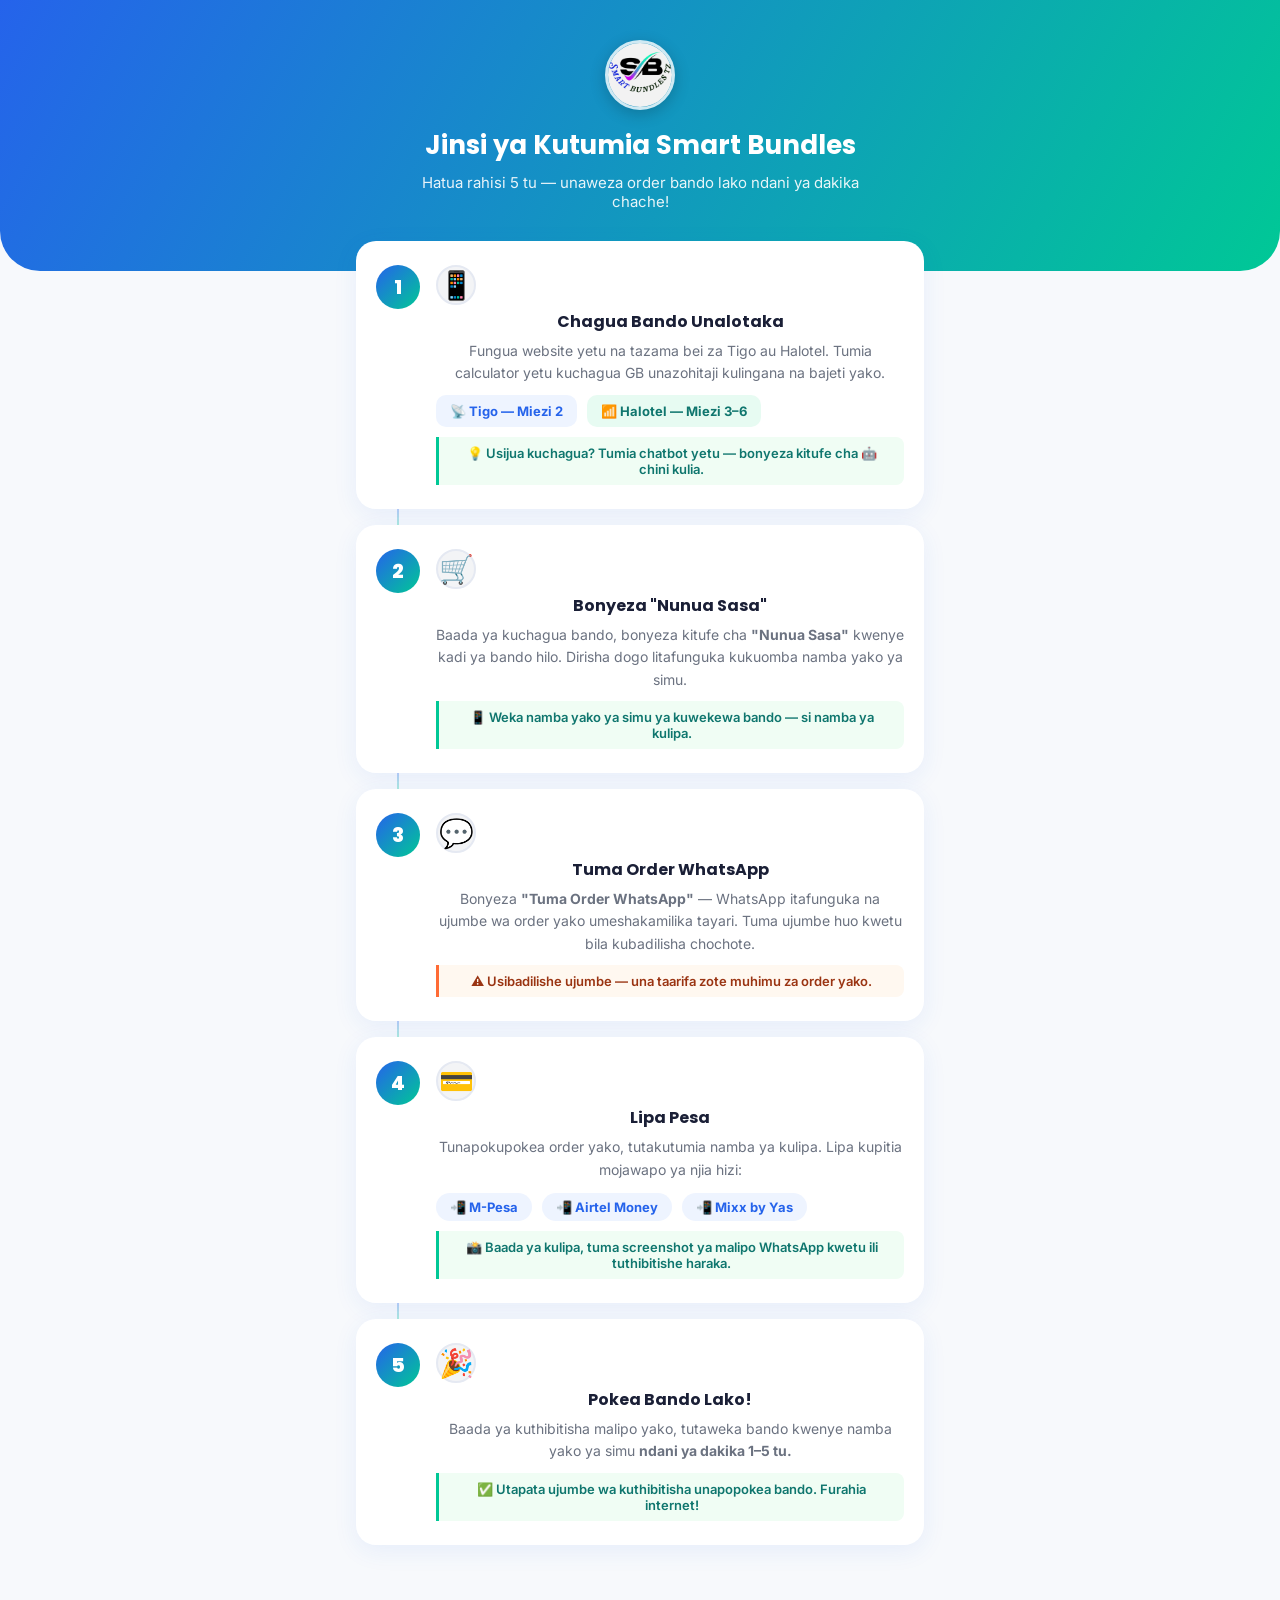
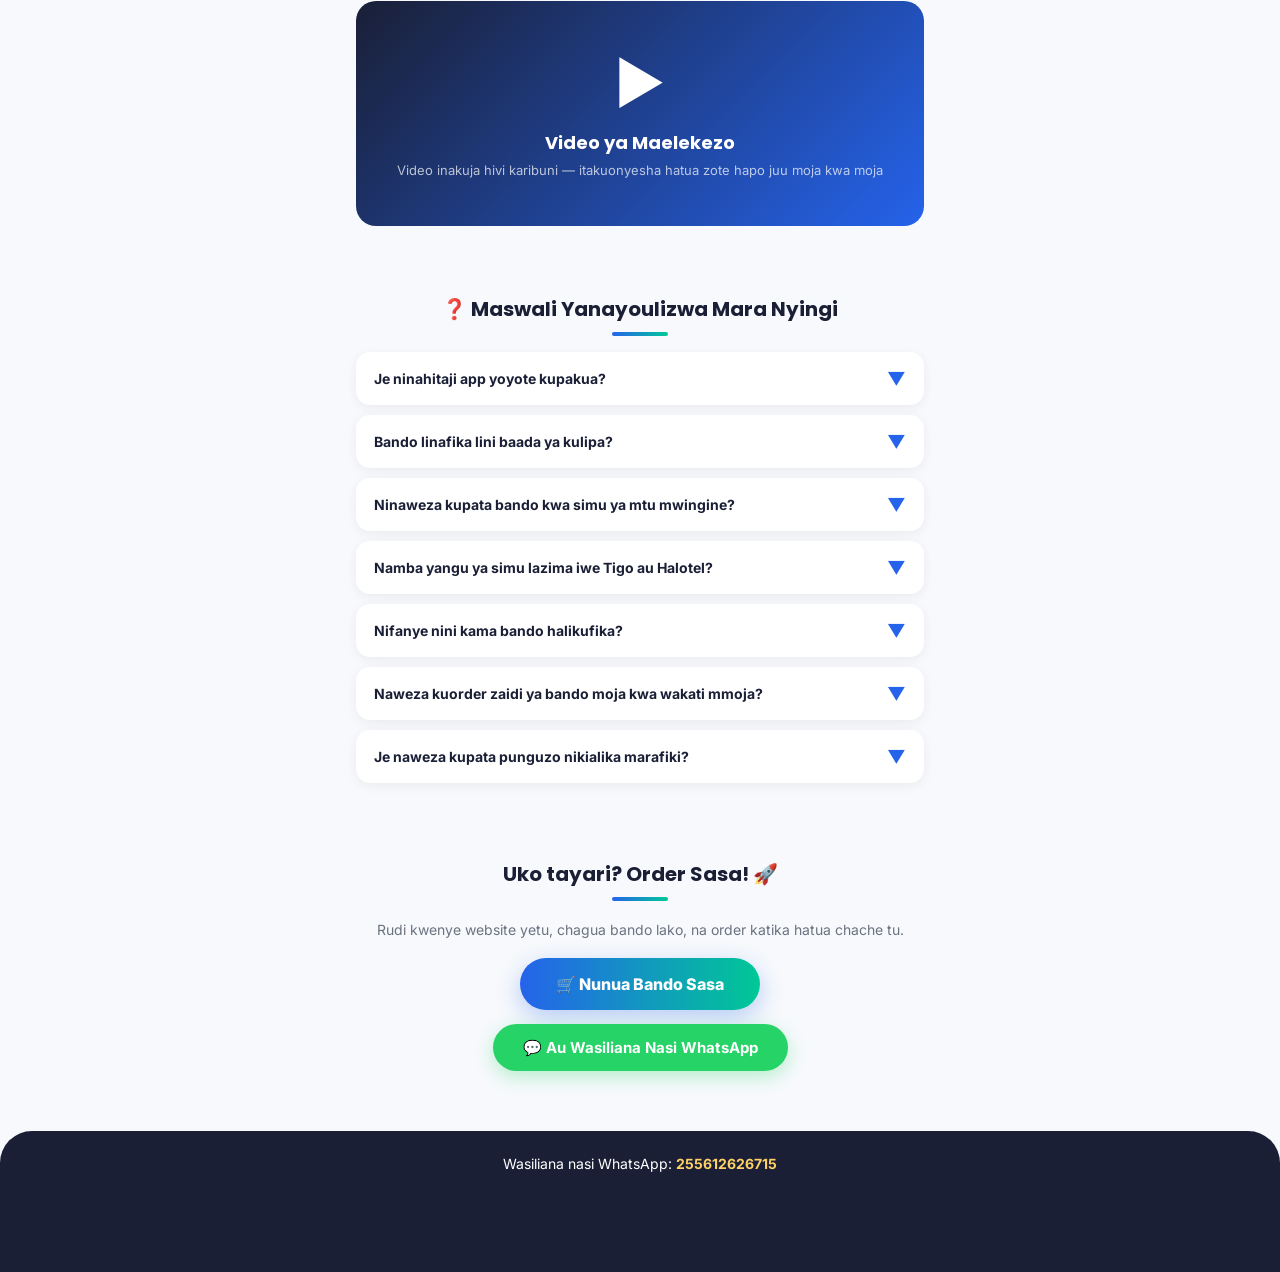
<file: jinsi.html>
<!DOCTYPE html>
<html lang="sw">
<head>
    <meta charset="UTF-8">
    <meta name="viewport" content="width=device-width, initial-scale=1.0">
    <title>Jinsi ya Kutumia Smart Bundles</title>
    <link rel="preconnect" href="https://fonts.googleapis.com">
    <link rel="preconnect" href="https://fonts.gstatic.com" crossorigin>
    <link href="https://fonts.googleapis.com/css2?family=Poppins:wght@600;700;800&family=Inter:wght@400;500;600;700&display=swap" rel="stylesheet">
    <link rel="stylesheet" href="style.css">
    <link rel="icon" href="images/logo.png" type="image/png">
    <style>
        /* ===== PAGE SPECIFIC STYLES ===== */
        .guide-hero {
            background: linear-gradient(120deg, #2563EB 0%, #00C896 100%);
            color: white;
            padding: 40px 20px 60px;
            text-align: center;
            border-radius: 0 0 40px 40px;
        }
        .guide-hero h1 {
            font-size: 26px;
            margin: 12px 0 8px;
        }
        .guide-hero p {
            font-size: 15px;
            opacity: 0.9;
            max-width: 480px;
            margin: 0 auto;
        }
        .guide-logo {
            width: 70px; height: 70px;
            border-radius: 50%;
            border: 3px solid rgba(255,255,255,0.8);
            box-shadow: 0 4px 16px rgba(0,0,0,0.2);
        }

        /* ===== STEP CARDS ===== */
        .steps-wrap {
            max-width: 600px;
            margin: -30px auto 0;
            padding: 0 16px 40px;
        }
        .step-card {
            background: white;
            border-radius: 20px;
            padding: 24px 20px;
            margin-bottom: 16px;
            box-shadow: 0 6px 24px rgba(37,99,235,0.08);
            display: flex;
            gap: 16px;
            align-items: flex-start;
            position: relative;
            animation: fadeUp 0.4s ease both;
        }
        .step-card:nth-child(1){ animation-delay: 0.05s; }
        .step-card:nth-child(2){ animation-delay: 0.10s; }
        .step-card:nth-child(3){ animation-delay: 0.15s; }
        .step-card:nth-child(4){ animation-delay: 0.20s; }
        .step-card:nth-child(5){ animation-delay: 0.25s; }

        @keyframes fadeUp {
            from { opacity:0; transform: translateY(18px); }
            to   { opacity:1; transform: translateY(0); }
        }

        .step-num {
            width: 44px; height: 44px;
            border-radius: 50%;
            background: linear-gradient(135deg, #2563EB, #00C896);
            color: white;
            font-family: 'Poppins', sans-serif;
            font-size: 20px;
            font-weight: 800;
            display: flex;
            align-items: center;
            justify-content: center;
            flex-shrink: 0;
        }
        .step-body { flex: 1; }
        .step-body h3 {
            font-size: 16px;
            margin: 0 0 6px;
            color: #1A1F36;
        }
        .step-body p {
            font-size: 14px;
            color: #6B7280;
            margin: 0;
            line-height: 1.6;
        }
        .step-body .step-note {
            margin-top: 10px;
            background: #F0FDF4;
            border-left: 3px solid #00C896;
            padding: 8px 12px;
            border-radius: 0 8px 8px 0;
            font-size: 13px;
            color: #0F766E;
            font-weight: 600;
        }
        .step-body .step-warn {
            margin-top: 10px;
            background: #FFF8F0;
            border-left: 3px solid #FF6B35;
            padding: 8px 12px;
            border-radius: 0 8px 8px 0;
            font-size: 13px;
            color: #9A3412;
            font-weight: 600;
        }
        .step-icon {
            font-size: 28px;
            margin-bottom: 4px;
        }

        /* connector line between steps */
        .step-card:not(:last-child)::after {
            content: '';
            position: absolute;
            left: 41px;
            bottom: -16px;
            width: 2px;
            height: 16px;
            background: linear-gradient(to bottom, #2563EB, #00C896);
            opacity: 0.3;
        }

        /* ===== PAYMENT METHODS ===== */
        .pay-methods {
            display: flex;
            gap: 10px;
            flex-wrap: wrap;
            margin-top: 12px;
        }
        .pay-chip {
            background: #EEF4FF;
            color: #2563EB;
            border-radius: 50px;
            padding: 6px 14px;
            font-size: 13px;
            font-weight: 700;
        }

        /* ===== FAQ SECTION ===== */
        .faq-section {
            max-width: 600px;
            margin: 0 auto 40px;
            padding: 0 16px;
        }
        .faq-section h2 {
            font-size: 20px;
            text-align: center;
            margin-bottom: 16px;
            color: #1A1F36;
        }
        .faq-item {
            background: white;
            border-radius: 14px;
            margin-bottom: 10px;
            box-shadow: 0 3px 12px rgba(0,0,0,0.06);
            overflow: hidden;
        }
        .faq-q {
            padding: 16px 18px;
            font-weight: 700;
            font-size: 14px;
            cursor: pointer;
            display: flex;
            justify-content: space-between;
            align-items: center;
            color: #1A1F36;
            user-select: none;
        }
        .faq-q:hover { background: #F8FAFF; }
        .faq-arrow {
            font-size: 18px;
            transition: transform 0.25s;
            color: #2563EB;
            flex-shrink: 0;
        }
        .faq-a {
            display: none;
            padding: 0 18px 16px;
            font-size: 14px;
            color: #6B7280;
            line-height: 1.7;
            border-top: 1px solid #F0F2F7;
        }
        .faq-item.open .faq-a { display: block; }
        .faq-item.open .faq-arrow { transform: rotate(180deg); }

        /* ===== NETWORK BADGES ===== */
        .network-row {
            display: flex;
            gap: 10px;
            margin-top: 10px;
            flex-wrap: wrap;
        }
        .net-badge {
            border-radius: 10px;
            padding: 8px 14px;
            font-size: 13px;
            font-weight: 700;
        }
        .net-tigo { background: #EEF4FF; color: #2563EB; }
        .net-halo { background: #E7FBF2; color: #0F766E; }

        /* ===== CTA BOTTOM ===== */
        .cta-bottom {
            max-width: 600px;
            margin: 0 auto 60px;
            padding: 0 16px;
            text-align: center;
        }
        .cta-bottom h2 {
            font-size: 20px;
            margin-bottom: 6px;
        }
        .cta-bottom p {
            font-size: 14px;
            color: #6B7280;
            margin-bottom: 20px;
        }
        .cta-btn {
            display: inline-block;
            background: linear-gradient(90deg, #2563EB, #00C896);
            color: white;
            padding: 16px 36px;
            border-radius: 50px;
            font-weight: 800;
            font-size: 16px;
            text-decoration: none;
            box-shadow: 0 8px 24px rgba(37,99,235,0.3);
            transition: transform 0.2s, filter 0.2s;
        }
        .cta-btn:hover {
            transform: translateY(-2px);
            filter: brightness(1.06);
        }
        .wa-cta {
            display: inline-block;
            margin-top: 14px;
            background: #25D366;
            color: white;
            padding: 14px 30px;
            border-radius: 50px;
            font-weight: 700;
            font-size: 15px;
            text-decoration: none;
            box-shadow: 0 6px 18px rgba(37,211,102,0.3);
        }

        /* ===== VIDEO SECTION ===== */
        .video-section {
            max-width: 600px;
            margin: 0 auto 32px;
            padding: 0 16px;
        }
        .video-placeholder {
            background: linear-gradient(135deg, #1A1F36, #2563EB);
            border-radius: 20px;
            padding: 48px 20px;
            text-align: center;
            color: white;
        }
        .video-placeholder .play-icon {
            font-size: 56px;
            margin-bottom: 12px;
        }
        .video-placeholder h3 { font-size: 18px; margin: 0 0 6px; }
        .video-placeholder p { font-size: 13px; opacity: 0.7; margin: 0; }

        /* responsive */
        @media (max-width: 480px) {
            .guide-hero h1 { font-size: 22px; }
            .step-card { padding: 18px 14px; gap: 12px; }
            .step-num { width: 38px; height: 38px; font-size: 17px; }
        }
    </style>
</head>
<body>

<!-- HERO -->
<div class="guide-hero">
    <img src="images/logo.png" class="guide-logo" alt="Smart Bundles">
    <h1>Jinsi ya Kutumia Smart Bundles</h1>
    <p>Hatua rahisi 5 tu — unaweza order bando lako ndani ya dakika chache!</p>
</div>

<!-- STEPS -->
<div class="steps-wrap">

    <!-- STEP 1 -->
    <div class="step-card">
        <div class="step-num">1</div>
        <div class="step-body">
            <div class="step-icon">📱</div>
            <h3>Chagua Bando Unalotaka</h3>
            <p>Fungua website yetu na tazama bei za Tigo au Halotel. Tumia calculator yetu kuchagua GB unazohitaji kulingana na bajeti yako.</p>
            <div class="network-row">
                <span class="net-badge net-tigo">📡 Tigo — Miezi 2</span>
                <span class="net-badge net-halo">📶 Halotel — Miezi 3–6</span>
            </div>
            <div class="step-note">💡 Usijua kuchagua? Tumia chatbot yetu — bonyeza kitufe cha 🤖 chini kulia.</div>
        </div>
    </div>

    <!-- STEP 2 -->
    <div class="step-card">
        <div class="step-num">2</div>
        <div class="step-body">
            <div class="step-icon">🛒</div>
            <h3>Bonyeza "Nunua Sasa"</h3>
            <p>Baada ya kuchagua bando, bonyeza kitufe cha <strong>"Nunua Sasa"</strong> kwenye kadi ya bando hilo. Dirisha dogo litafunguka kukuomba namba yako ya simu.</p>
            <div class="step-note">📱 Weka namba yako ya simu ya kuwekewa bando — si namba ya kulipa.</div>
        </div>
    </div>

    <!-- STEP 3 -->
    <div class="step-card">
        <div class="step-num">3</div>
        <div class="step-body">
            <div class="step-icon">💬</div>
            <h3>Tuma Order WhatsApp</h3>
            <p>Bonyeza <strong>"Tuma Order WhatsApp"</strong> — WhatsApp itafunguka na ujumbe wa order yako umeshakamilika tayari. Tuma ujumbe huo kwetu bila kubadilisha chochote.</p>
            <div class="step-warn">⚠️ Usibadilishe ujumbe — una taarifa zote muhimu za order yako.</div>
        </div>
    </div>

    <!-- STEP 4 -->
    <div class="step-card">
        <div class="step-num">4</div>
        <div class="step-body">
            <div class="step-icon">💳</div>
            <h3>Lipa Pesa</h3>
            <p>Tunapokupokea order yako, tutakutumia namba ya kulipa. Lipa kupitia mojawapo ya njia hizi:</p>
            <div class="pay-methods">
                <span class="pay-chip">📲 M-Pesa</span>
                <span class="pay-chip">📲 Airtel Money</span>
                <span class="pay-chip">📲 Mixx by Yas</span>
            </div>
            <div class="step-note">📸 Baada ya kulipa, tuma screenshot ya malipo WhatsApp kwetu ili tuthibitishe haraka.</div>
        </div>
    </div>

    <!-- STEP 5 -->
    <div class="step-card">
        <div class="step-num">5</div>
        <div class="step-body">
            <div class="step-icon">🎉</div>
            <h3>Pokea Bando Lako!</h3>
            <p>Baada ya kuthibitisha malipo yako, tutaweka bando kwenye namba yako ya simu <strong>ndani ya dakika 1–5 tu.</strong></p>
            <div class="step-note">✅ Utapata ujumbe wa kuthibitisha unapopokea bando. Furahia internet!</div>
        </div>
    </div>

</div>

<!-- VIDEO PLACEHOLDER -->
<div class="video-section">
    <div class="video-placeholder">
        <div class="play-icon">▶️</div>
        <h3>Video ya Maelekezo</h3>
        <p>Video inakuja hivi karibuni — itakuonyesha hatua zote hapo juu moja kwa moja</p>
    </div>
</div>

<!-- FAQ -->
<div class="faq-section">
    <h2>❓ Maswali Yanayoulizwa Mara Nyingi</h2>

    <div class="faq-item">
        <div class="faq-q" onclick="toggleFaq(this)">
            Je ninahitaji app yoyote kupakua?
            <span class="faq-arrow">▼</span>
        </div>
        <div class="faq-a">Hapana! Unahitaji tu WhatsApp (ambayo tayari una) na njia ya kulipa kama M-Pesa. Hakuna app ya kupakua.</div>
    </div>

    <div class="faq-item">
        <div class="faq-q" onclick="toggleFaq(this)">
            Bando linafika lini baada ya kulipa?
            <span class="faq-arrow">▼</span>
        </div>
        <div class="faq-a">Tunatuma bando ndani ya dakika 1–5 baada ya kuthibitisha malipo yako. Kama umepita dakika 10 bila kupokea, wasiliana nasi moja kwa moja WhatsApp.</div>
    </div>

    <div class="faq-item">
        <div class="faq-q" onclick="toggleFaq(this)">
            Ninaweza kupata bando kwa simu ya mtu mwingine?
            <span class="faq-arrow">▼</span>
        </div>
        <div class="faq-a">Ndiyo! Wakati wa order, weka namba ya simu unayotaka kuwekewa bando — si lazima iwe namba yako mwenyewe. Unaweza kuwekea mke, mtoto, au rafiki yako.</div>
    </div>

    <div class="faq-item">
        <div class="faq-q" onclick="toggleFaq(this)">
            Namba yangu ya simu lazima iwe Tigo au Halotel?
            <span class="faq-arrow">▼</span>
        </div>
        <div class="faq-a">Ndiyo — tunaomba ujulishe ni mtandao gani unaoambia namba yako. Bando la Tigo linawekwa kwenye Tigo tu, na Halotel kwenye Halotel tu.</div>
    </div>

    <div class="faq-item">
        <div class="faq-q" onclick="toggleFaq(this)">
            Nifanye nini kama bando halikufika?
            <span class="faq-arrow">▼</span>
        </div>
        <div class="faq-a">Wasiliana nasi moja kwa moja WhatsApp na screenshot ya malipo yako. Tutasuluhisha tatizo au kurudisha pesa yako — hakuna wasiwasi.</div>
    </div>

    <div class="faq-item">
        <div class="faq-q" onclick="toggleFaq(this)">
            Naweza kuorder zaidi ya bando moja kwa wakati mmoja?
            <span class="faq-arrow">▼</span>
        </div>
        <div class="faq-a">Ndiyo! Unaweza kuorder idadi yoyote ya bando. Tuma orders moja moja au tuambie WhatsApp unataka GB ngapi — tutakusaidia kupanga.</div>
    </div>

    <div class="faq-item">
        <div class="faq-q" onclick="toggleFaq(this)">
            Je naweza kupata punguzo nikialika marafiki?
            <span class="faq-arrow">▼</span>
        </div>
        <div class="faq-a">Ndiyo! Tumia Referral System yetu — nenda sehemu ya "Shirikisha Rafiki" kwenye website, pata code yako ya kipekee, na ukishirikisha rafiki akanunua, unapata punguzo la 500 TZS kwenye bando lako lijalo!</div>
    </div>

</div>

<!-- CTA -->
<div class="cta-bottom">
    <h2>Uko tayari? Order Sasa! 🚀</h2>
    <p>Rudi kwenye website yetu, chagua bando lako, na order katika hatua chache tu.</p>
    <a href="index.html" class="cta-btn">🛒 Nunua Bando Sasa</a>
    <br>
    <a href="https://wa.me/255612626715?text=Habari%2C%20ninahitaji%20msaada%20wa%20kuorder%20bando" 
       class="wa-cta" target="_blank" rel="noopener">
        💬 Au Wasiliana Nasi WhatsApp
    </a>
</div>

<footer>
    <p>Wasiliana nasi WhatsApp:
        <a href="https://wa.me/255612626715" target="_blank" rel="noopener">255612626715</a>
    </p>
</footer>

<script>
function toggleFaq(el) {
    var item = el.parentElement;
    var wasOpen = item.classList.contains('open');
    document.querySelectorAll('.faq-item').forEach(function(i){ i.classList.remove('open'); });
    if (!wasOpen) item.classList.add('open');
}
</script>

</body>
</html>
</file>
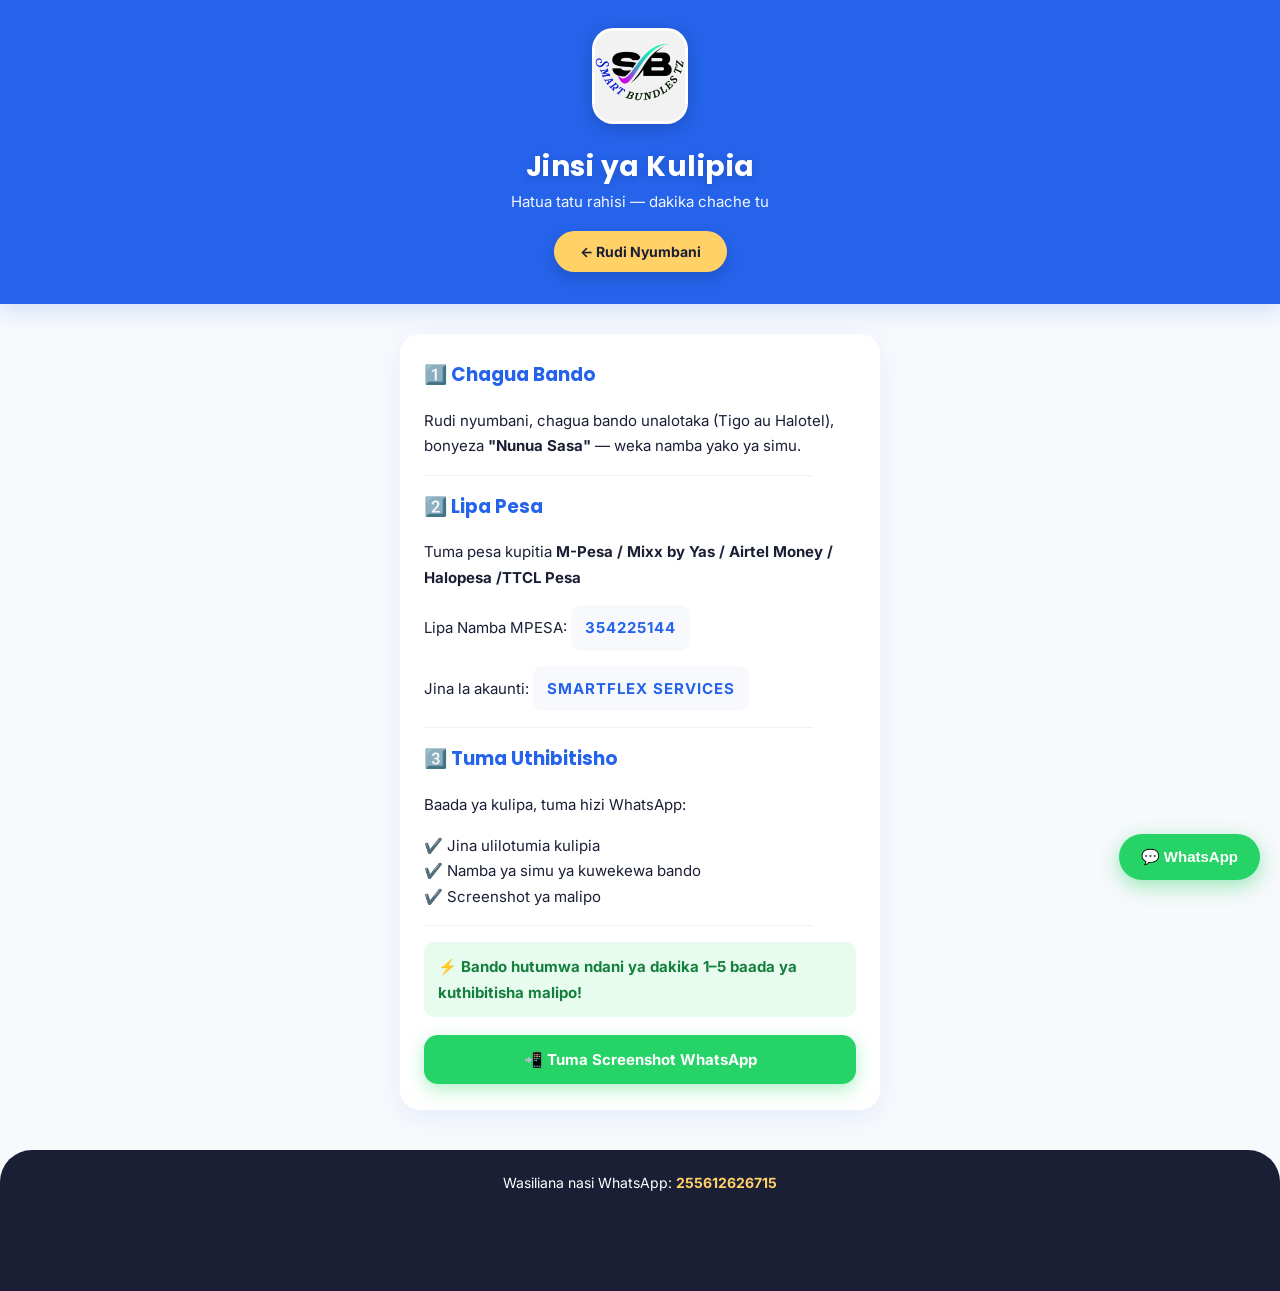
<file: payment.html>
<!DOCTYPE html>
<html lang="sw">
<head>
<meta charset="UTF-8">
<meta name="viewport" content="width=device-width, initial-scale=1.0">
<title>Jinsi ya Kulipia — Smart Bundles</title>
<link rel="preconnect" href="https://fonts.googleapis.com">
<link rel="preconnect" href="https://fonts.gstatic.com" crossorigin>
<link href="https://fonts.googleapis.com/css2?family=Poppins:wght@600;700;800&family=Inter:wght@400;500;600;700&display=swap" rel="stylesheet">
<link rel="stylesheet" href="style.css">
<link rel="icon" href="images/logo.png" type="image/png">
</head>
<body>

<header>
    <img src="images/logo.png" class="logo" alt="Smart Bundles Logo">
    <h1>Jinsi ya Kulipia</h1>
    <p>Hatua tatu rahisi — dakika chache tu</p>
    <a href="index.html" class="pay-btn">← Rudi Nyumbani</a>
</header>

<div class="payment-card">
    <h3>1️⃣ Chagua Bando</h3>
    <p>Rudi nyumbani, chagua bando unalotaka (Tigo au Halotel), bonyeza <strong>"Nunua Sasa"</strong> — weka namba yako ya simu.</p>

    <hr style="border:none;height:1px;background:#EEF2F9;margin:16px 0">

    <h3>2️⃣ Lipa Pesa</h3>
    <p>Tuma pesa kupitia <strong>M-Pesa / Mixx by Yas / Airtel Money / Halopesa /TTCL Pesa</strong></p>
    <p>Lipa Namba MPESA: <span class="highlight">354225144</span></p>
    <p>Jina la akaunti: <span class="highlight">SMARTFLEX SERVICES</span></p>

    <hr style="border:none;height:1px;background:#EEF2F9;margin:16px 0">

    <h3>3️⃣ Tuma Uthibitisho</h3>
    <p>Baada ya kulipa, tuma hizi WhatsApp:</p>
    <p>✔️ Jina ulilotumia kulipia<br>
       ✔️ Namba ya simu ya kuwekewa bando<br>
       ✔️ Screenshot ya malipo</p>

    <hr style="border:none;height:1px;background:#EEF2F9;margin:16px 0">

    <p class="success">⚡ Bando hutumwa ndani ya dakika 1–5 baada ya kuthibitisha malipo!</p>

    <a href="https://wa.me/255612626715?text=Habari%21%20Nimemaliza%20kulipa%20bando.%3A"
       class="wa-btn" target="_blank" rel="noopener"
       style="display:block;text-align:center;margin-top:18px;border-radius:14px;padding:15px">
        📲 Tuma Screenshot WhatsApp
    </a>
</div>

<footer>
    <p>Wasiliana nasi WhatsApp:
        <a href="https://wa.me/255612626715" target="_blank" rel="noopener">255612626715</a>
    </p>
</footer>

<div class="wa-wrapper">
    <div id="waOptions" class="wa-options">
        <a href="https://wa.me/255612626715?text=Habari%2C%20ninahitaji%20bando" target="_blank">📦 Ninahitaji bando</a>
        <a href="https://wa.me/255612626715?text=Habari%2C%20je%20bado%20bando%20zipo%3F" target="_blank">⚡ Bado bando zipo?</a>
        <a href="https://wa.me/255612626715?text=Habari%2C%20naomba%20ofa%20za%20leo" target="_blank">🔥 Ofa za leo</a>
    </div>
    <button class="wa-float" onclick="toggleWA()">💬 WhatsApp</button>
</div>

<script>
function toggleWA() {
    var menu = document.getElementById("waOptions");
    menu.style.display = (menu.style.display === "block") ? "none" : "block";
}
document.addEventListener("click", function(e) {
    var wrapper = document.querySelector(".wa-wrapper");
    var menu = document.getElementById("waOptions");
    if (menu.style.display === "block" && !wrapper.contains(e.target)) {
        menu.style.display = "none";
    }
});
</script>

</body>
</html>
</file>
<file: style.css>
/* ============================================
   SMART BUNDLES — Modern Bright Theme
   ============================================ */

:root {
    --blue: #2563EB;
    --blue-light: #60A5FA;
    --tigo: #FF6B35;
    --halotel: #00C896;
    --yellow: #FFD166;
    --bg: #F7F9FC;
    --card-bg: #FFFFFF;
    --text: #1A1F36;
    --text-light: #6B7280;
    --radius: 16px;
    --shadow: 0 8px 24px rgba(37, 99, 235, 0.08);
    --shadow-hover: 0 14px 32px rgba(37, 99, 235, 0.16);
}

* {
    box-sizing: border-box;
}

body {
    font-family: 'Inter', Arial, sans-serif;
    margin: 0;
    background: var(--bg);
    color: var(--text);
    text-align: center;
    -webkit-text-size-adjust: 100%;
}

h1, h2, h3, h4 {
    font-family: 'Poppins', 'Inter', Arial, sans-serif;
    font-weight: 700;
}

/* ============ HEADER ============ */
header {
    background: var(--blue);
    color: white;
    padding: 28px 20px 32px;
    box-shadow: 0 6px 24px rgba(37,99,235,0.18);
    position: relative;
    overflow: hidden;
}

.logo {
    width: 96px;
    height: 96px;
    border-radius: 22%;
    margin-bottom: 12px;
    border: 3px solid rgba(255,255,255,0.85);
    box-shadow: 0 4px 18px rgba(0,0,0,0.18);
    background: #F4F5F7;
    object-fit: cover;
}

header h1 {
    margin: 6px 0 4px;
    font-size: 28px;
    letter-spacing: 0.5px;
    text-shadow: 0 2px 10px rgba(0,0,0,0.15);
}

header p {
    margin: 0 0 14px;
    font-size: 15px;
    opacity: 0.95;
}

/* ============ PROMO SLIDER ============ */
.promo-slider {
    position: relative;
    max-width: 640px;
    margin: 0 auto 24px;
    padding: 0 16px;
    border-radius: var(--radius);
    overflow: hidden;
}

.promo-track {
    display: flex;
    transition: transform 0.6s ease-in-out;
}

.promo-slide {
    flex: 0 0 100%;
    background: var(--card-bg);
}

.promo-slide img {
    width: 100%;
    height: auto;
    display: block;
    aspect-ratio: 1 / 1;
    object-fit: contain;
    background: #fff;
}

.promo-nav {
    position: absolute;
    top: 50%;
    transform: translateY(-50%);
    background: rgba(255,255,255,0.85);
    color: var(--text);
    border: none;
    width: 36px;
    height: 36px;
    border-radius: 50%;
    font-size: 20px;
    line-height: 1;
    cursor: pointer;
    box-shadow: 0 2px 8px rgba(0,0,0,0.15);
}

.promo-nav.prev { left: 22px; }
.promo-nav.next { right: 22px; }

.promo-dots {
    display: flex;
    justify-content: center;
    gap: 6px;
    margin-top: 10px;
}

.promo-dot {
    width: 8px;
    height: 8px;
    border-radius: 50%;
    background: rgba(255,255,255,0.5);
    cursor: pointer;
}

.promo-dot.active {
    background: #fff;
    width: 20px;
    border-radius: 5px;
}

@media (min-width: 640px) {
    .promo-slide img { aspect-ratio: 16 / 9; }
}

.pay-btn {
    display: inline-block;
    margin-top: 6px;
    padding: 12px 26px;
    background: var(--yellow);
    color: #1A1F36;
    text-decoration: none;
    border-radius: 50px;
    font-weight: 700;
    font-size: 14px;
    box-shadow: 0 6px 16px rgba(0,0,0,0.15);
    transition: transform 0.2s, box-shadow 0.2s;
}

.pay-btn:hover {
    transform: translateY(-2px) scale(1.03);
    box-shadow: 0 10px 22px rgba(0,0,0,0.2);
}

/* ============ SEARCH ============ */
#search {
    width: 86%;
    max-width: 420px;
    padding: 14px 18px;
    margin: 24px auto 10px;
    display: block;
    border-radius: 50px;
    border: 2px solid #E5E9F2;
    font-size: 15px;
    outline: none;
    transition: border-color 0.2s, box-shadow 0.2s;
    background: white;
}

#search:focus {
    border-color: var(--blue);
    box-shadow: 0 0 0 4px rgba(37,99,235,0.12);
}

/* ============ TRUST ============ */
.trust {
    background: linear-gradient(135deg, #E7FBF2, #E0F7FA);
    margin: 20px auto;
    max-width: 600px;
    padding: 16px 20px;
    border-radius: var(--radius);
    box-shadow: var(--shadow);
}

.trust p {
    margin: 6px 0;
    font-size: 14px;
    font-weight: 600;
    color: #0F766E;
}

/* ============ WHATSAPP JOIN BANNER ============ */
.whatsapp-join {
    background: linear-gradient(135deg, #E9FBE9, #D8F8E2);
    padding: 24px 20px;
    margin: 30px auto;
    max-width: 600px;
    border-radius: var(--radius);
    box-shadow: var(--shadow);
}

.whatsapp-join h2 {
    color: #128C7E;
    margin-top: 0;
    font-size: 20px;
}

.whatsapp-join p {
    font-size: 14px;
    line-height: 1.7;
    color: var(--text-light);
}

.wa-btn {
    display: inline-block;
    margin-top: 14px;
    padding: 14px 28px;
    background: #25D366;
    color: white;
    text-decoration: none;
    border-radius: 50px;
    font-weight: 700;
    font-size: 15px;
    box-shadow: 0 6px 18px rgba(37,211,102,0.35);
    animation: pulse 2.4s infinite;
}

.wa-btn:hover {
    background: #128C7E;
}

/* ============ SECTION TITLES ============ */
h2 {
    font-size: 22px;
    margin: 36px 16px 10px;
    color: var(--text);
    position: relative;
    display: inline-block;
}

h2::after {
    content: '';
    display: block;
    width: 56px;
    height: 4px;
    margin: 8px auto 0;
    background: linear-gradient(90deg, var(--blue), var(--halotel));
    border-radius: 4px;
}

/* ============ STOCK BANNERS ============ */
.network-stock {
    width: 90%;
    max-width: 500px;
    margin: 14px auto;
    text-align: center;
    font-weight: 700;
    font-size: 15px;
    border-radius: 12px;
    padding: 10px;
}

.tigo-stock {
    background: #FFF1EA;
    color: var(--tigo);
    border: 1px solid #FFD9C4;
    animation: pulse 2.5s infinite;
}

.halotel-stock {
    background: #FFE9E9;
    color: #E11D48;
    border: 1px solid #FFC9C9;
    font-weight: 900;
    font-size: 16px;
    animation: pulse 1.6s infinite;
}

.warning {
    color: #E11D48;
    font-weight: 700;
    font-size: 14px;
    margin: 10px auto 18px;
}

@keyframes pulse {
    0% { transform: scale(1); opacity: 1; }
    50% { transform: scale(1.03); opacity: 0.85; }
    100% { transform: scale(1); opacity: 1; }
}

/* ============ CONTAINERS & CARDS ============ */
.container {
    display: flex;
    flex-wrap: wrap;
    justify-content: center;
    gap: 14px;
    padding: 0 16px;
    margin-bottom: 10px;
}

.card {
    background: var(--card-bg);
    padding: 18px 16px;
    width: 160px;
    border-radius: var(--radius);
    box-shadow: var(--shadow);
    transition: transform 0.25s, box-shadow 0.25s;
    position: relative;
    overflow: hidden;
    border: 1px solid #EEF2F9;
}

.container .card::before {
    content: '';
    position: absolute;
    top: 0; left: 0;
    width: 100%;
    height: 5px;
    background: linear-gradient(90deg, var(--blue), var(--halotel));
}

.card:hover {
    transform: translateY(-6px) scale(1.03);
    box-shadow: var(--shadow-hover);
}

.card h3 {
    margin: 6px 0 4px;
    font-size: 22px;
    color: var(--blue);
}

.card p {
    margin: 4px 0 12px;
    font-size: 16px;
    font-weight: 700;
    color: var(--text);
}

.card button {
    width: 100%;
    background: linear-gradient(90deg, var(--blue), var(--blue-light));
    color: white;
    padding: 11px;
    border: none;
    border-radius: 10px;
    font-weight: 700;
    font-size: 13px;
    cursor: pointer;
    transition: transform 0.15s, filter 0.15s;
}

.card button:hover {
    filter: brightness(1.08);
    transform: scale(1.02);
}

.card button.loading {
    background: #CBD5E1;
    color: #475569;
    cursor: not-allowed;
}

/* ============ REVIEWS SLIDER ============ */
.review-container {
    position: relative;
    max-width: 520px;
    margin: 24px auto;
    padding: 0 16px;
    overflow: hidden;
}

.review-slide {
    display: none;
    background: var(--card-bg);
    padding: 22px;
    border-radius: var(--radius);
    box-shadow: var(--shadow);
    text-align: center;
    animation: slideFade 0.7s ease;
}

.review-slide.active {
    display: block;
}

.review-slide .stars {
    color: var(--yellow);
    font-size: 20px;
    margin-bottom: 10px;
    filter: drop-shadow(0 1px 2px rgba(0,0,0,0.15));
}

.review-slide p {
    font-size: 15px;
    line-height: 1.6;
    color: var(--text);
}

.review-slide h4 {
    margin-top: 10px;
    color: var(--blue);
    font-size: 15px;
}

@keyframes slideFade {
    from { opacity: 0; transform: translateX(30px); }
    to { opacity: 1; transform: translateX(0); }
}

.dots {
    text-align: center;
    margin-top: 14px;
}

.dot {
    height: 10px;
    width: 10px;
    margin: 0 5px;
    display: inline-block;
    background: #D1D5DB;
    border-radius: 50%;
    transition: background 0.3s, transform 0.3s;
}

.dot.active {
    background: var(--blue);
    transform: scale(1.25);
}

/* ============ REVIEW FORM ============ */
.review-form {
    background: var(--card-bg);
    padding: 28px 22px;
    margin: 40px auto;
    width: 90%;
    max-width: 480px;
    border-radius: 20px;
    box-shadow: var(--shadow);
}

.review-form h2 {
    color: var(--blue);
    margin-top: 0;
}

.review-form input,
.review-form textarea {
    width: 100%;
    margin: 10px 0;
    padding: 13px 16px;
    border-radius: 12px;
    border: 2px solid #E5E9F2;
    font-family: inherit;
    font-size: 14px;
    outline: none;
    transition: border-color 0.2s;
}

.review-form input:focus,
.review-form textarea:focus {
    border-color: var(--blue);
}

.review-form textarea {
    height: 100px;
    resize: none;
}

.star-select {
    margin: 10px 0;
}

.star-select span {
    font-size: 28px;
    cursor: pointer;
    color: #D1D5DB;
    transition: transform 0.15s, color 0.15s;
    display: inline-block;
}

.star-select span:hover {
    color: var(--yellow);
    transform: scale(1.2);
}

#submitBtn {
    width: 100%;
    margin-top: 8px;
    padding: 14px;
    background: linear-gradient(90deg, var(--blue), var(--halotel));
    color: white;
    border: none;
    border-radius: 12px;
    font-weight: 700;
    font-size: 15px;
    cursor: pointer;
    transition: filter 0.2s, transform 0.2s;
}

#submitBtn:hover {
    filter: brightness(1.06);
    transform: translateY(-1px);
}

/* ============ REVIEWS LIST ============ */
hr {
    border: none;
    height: 1px;
    background: #E5E9F2;
    width: 90%;
    max-width: 600px;
    margin: 20px auto;
}

#reviews {
    margin: 20px auto 40px;
    width: 90%;
    max-width: 600px;
}

.review-card {
    background: var(--card-bg);
    margin: 14px 0;
    padding: 20px;
    border-radius: var(--radius);
    box-shadow: var(--shadow);
    text-align: left;
    animation: fadeIn 0.5s ease-in-out;
    transition: transform 0.2s, box-shadow 0.2s;
}

.review-card:hover {
    transform: scale(1.01);
    box-shadow: var(--shadow-hover);
}

.review-card h4 {
    color: var(--blue);
    margin: 6px 0 0;
    font-size: 14px;
}

.review-card .stars {
    color: var(--yellow);
    font-size: 16px;
}

@keyframes fadeIn {
    from { opacity: 0; transform: translateY(10px); }
    to { opacity: 1; transform: translateY(0); }
}

/* ============ FOOTER ============ */
footer {
    background: var(--text);
    color: white;
    padding: 24px 16px 100px;
    margin-top: 40px;
    border-radius: 32px 32px 0 0;
}

footer p {
    margin: 0;
    font-size: 14px;
}

footer a {
    color: var(--yellow);
    text-decoration: none;
    font-weight: 700;
}

/* ============ FLOATING WHATSAPP ============ */
.wa-wrapper {
    position: fixed;
    bottom: 20px;
    right: 20px;
    z-index: 1000;
    display: flex;
    flex-direction: column;
    align-items: flex-end;
}

.wa-float {
    background: #25D366;
    color: white;
    border: none;
    padding: 14px 22px;
    border-radius: 50px;
    cursor: pointer;
    font-weight: 700;
    font-size: 15px;
    box-shadow: 0 6px 20px rgba(37,211,102,0.45);
    animation: pulse 2s infinite;
    -webkit-tap-highlight-color: transparent;
}

.wa-options {
    display: none;
    margin-bottom: 10px;
    background: white;
    border-radius: 14px;
    box-shadow: 0 10px 30px rgba(0,0,0,0.18);
    overflow: hidden;
    min-width: 230px;
}

.wa-options a {
    display: block;
    padding: 13px 16px;
    text-decoration: none;
    color: var(--text);
    border-bottom: 1px solid #F0F2F7;
    font-size: 14px;
    font-weight: 600;
    text-align: left;
    transition: background 0.15s;
}

.wa-options a:last-child {
    border-bottom: none;
}

.wa-options a:hover {
    background: var(--bg);
}

/* ============ PAYMENT PAGE CARD ============ */
.payment-card {
    background: var(--card-bg);
    margin: 30px auto;
    padding: 26px 24px;
    width: 88%;
    max-width: 480px;
    border-radius: 20px;
    box-shadow: var(--shadow);
    text-align: left;
}

.payment-card h3 {
    color: var(--blue);
    margin-top: 0;
}

.payment-card p {
    font-size: 15px;
    line-height: 1.7;
}

.payment-card .highlight {
    background: var(--bg);
    border-radius: 10px;
    padding: 10px 14px;
    display: inline-block;
    font-weight: 700;
    letter-spacing: 1px;
    color: var(--blue);
}

.payment-card .success {
    color: #15803D;
    font-weight: 700;
    background: #E7FBEF;
    padding: 12px 14px;
    border-radius: 10px;
}

/* ============ RESPONSIVE ============ */
@media (max-width: 600px) {
    body { font-size: 16px; }
    header h1 { font-size: 24px; }
    h2 { font-size: 19px; }
    .card { width: 44%; min-width: 140px; padding: 14px 10px; }
    .card h3 { font-size: 19px; }
    .card p { font-size: 14px; }
    .card button { font-size: 12px; padding: 10px; }
    .wa-float { padding: 12px 18px; font-size: 14px; }
    .wa-options { width: 230px; }
}

/* ============ ACCESSIBILITY ============ */
a:focus-visible,
button:focus-visible,
input:focus-visible,
textarea:focus-visible {
    outline: 3px solid var(--blue);
    outline-offset: 2px;
}

@media (prefers-reduced-motion: reduce) {
    *, *::before, *::after {
        animation-duration: 0.01ms !important;
        animation-iteration-count: 1 !important;
        transition-duration: 0.01ms !important;
    }
}

/* ============ ORDER MODAL ============ */
.modal-overlay {
    display: none;
    position: fixed;
    inset: 0;
    background: rgba(26, 31, 54, 0.55);
    backdrop-filter: blur(4px);
    z-index: 2000;
    justify-content: center;
    align-items: center;
    padding: 16px;
    animation: fadeIn 0.2s ease;
}

.modal-box {
    background: white;
    border-radius: 24px;
    padding: 28px 24px 24px;
    width: 100%;
    max-width: 380px;
    position: relative;
    box-shadow: 0 20px 60px rgba(0,0,0,0.2);
    animation: modalPop 0.25s ease;
    text-align: center;
}

@keyframes modalPop {
    from { opacity: 0; transform: scale(0.92) translateY(20px); }
    to   { opacity: 1; transform: scale(1)    translateY(0); }
}

.modal-close {
    position: absolute;
    top: 14px; right: 16px;
    background: #F3F4F6;
    border: none;
    border-radius: 50%;
    width: 32px; height: 32px;
    font-size: 14px;
    cursor: pointer;
    color: #6B7280;
    line-height: 32px;
    padding: 0;
    transition: background 0.15s;
}

.modal-close:hover {
    background: #E5E9F2;
}

.modal-icon {
    font-size: 40px;
    margin-bottom: 6px;
}

.modal-box h3 {
    margin: 4px 0 2px;
    font-size: 20px;
    color: var(--text);
}

.modal-price {
    color: var(--blue);
    font-weight: 700;
    font-size: 17px;
    margin: 2px 0 12px;
}

.modal-box label {
    display: block;
    text-align: left;
    font-weight: 600;
    font-size: 14px;
    margin-bottom: 8px;
    color: var(--text);
}

.modal-box input[type="tel"] {
    width: 100%;
    padding: 14px 16px;
    border-radius: 12px;
    border: 2px solid #E5E9F2;
    font-size: 16px;
    outline: none;
    transition: border-color 0.2s;
    text-align: center;
    letter-spacing: 1px;
    box-sizing: border-box;
}

.modal-box input[type="tel"]:focus {
    border-color: var(--blue);
    box-shadow: 0 0 0 4px rgba(37,99,235,0.1);
}

.phone-error {
    font-size: 13px;
    color: #E11D48;
    min-height: 20px;
    margin: 6px 0 10px;
}

.modal-wa-btn {
    width: 100%;
    padding: 15px;
    background: linear-gradient(90deg, #25D366, #128C7E);
    color: white;
    border: none;
    border-radius: 14px;
    font-weight: 700;
    font-size: 16px;
    cursor: pointer;
    margin-top: 4px;
    transition: filter 0.2s, transform 0.15s;
    box-shadow: 0 6px 18px rgba(37,211,102,0.3);
}

.modal-wa-btn:hover {
    filter: brightness(1.07);
    transform: translateY(-1px);
}

.modal-wa-btn:disabled {
    background: #CBD5E1;
    color: #64748B;
    cursor: not-allowed;
    box-shadow: none;
    transform: none;
}

.modal-note {
    font-size: 12px;
    color: #9CA3AF;
    margin: 10px 0 0;
}

/* ============ CUSTOM GB CALCULATOR ============ */
.custom-gb-section {
    background: linear-gradient(135deg, #EEF4FF, #E0F7FA);
    border: 2px solid #C7DCF9;
    border-radius: 24px;
    padding: 28px 22px 24px;
    margin: 32px auto 10px;
    max-width: 480px;
    position: relative;
    text-align: center;
    box-shadow: 0 8px 28px rgba(37,99,235,0.1);
}

.custom-gb-badge {
    position: absolute;
    top: -13px;
    left: 50%;
    transform: translateX(-50%);
    background: linear-gradient(90deg, var(--blue), var(--halotel));
    color: white;
    font-size: 11px;
    font-weight: 800;
    letter-spacing: 1.5px;
    padding: 5px 16px;
    border-radius: 50px;
    white-space: nowrap;
}

.custom-gb-section h3 {
    margin: 8px 0 4px;
    font-size: 20px;
    color: var(--text);
}

.custom-gb-desc {
    font-size: 14px;
    color: var(--text-light);
    margin: 0 0 20px;
}

/* BIG GB DISPLAY */
.custom-gb-slider-wrap {
    margin-bottom: 14px;
}

.custom-gb-display {
    display: inline-flex;
    align-items: flex-end;
    gap: 6px;
    background: white;
    border-radius: 16px;
    padding: 14px 28px;
    box-shadow: 0 4px 16px rgba(37,99,235,0.12);
    margin-bottom: 16px;
}

#customGbValue {
    font-family: 'Poppins', sans-serif;
    font-size: 52px;
    font-weight: 800;
    color: var(--blue);
    line-height: 1;
    transition: all 0.15s;
}

.gb-label {
    font-size: 22px;
    font-weight: 700;
    color: var(--halotel);
    padding-bottom: 6px;
}

/* SLIDER */
.gb-slider {
    -webkit-appearance: none;
    appearance: none;
    width: 100%;
    height: 8px;
    border-radius: 8px;
    background: linear-gradient(90deg, var(--blue) 0%, var(--halotel) 100%);
    outline: none;
    cursor: pointer;
    margin: 4px 0 8px;
}

.gb-slider::-webkit-slider-thumb {
    -webkit-appearance: none;
    appearance: none;
    width: 28px;
    height: 28px;
    border-radius: 50%;
    background: white;
    border: 3px solid var(--blue);
    cursor: pointer;
    box-shadow: 0 2px 10px rgba(37,99,235,0.25);
    transition: transform 0.15s;
}

.gb-slider::-webkit-slider-thumb:hover {
    transform: scale(1.15);
}

.gb-slider::-moz-range-thumb {
    width: 28px;
    height: 28px;
    border-radius: 50%;
    background: white;
    border: 3px solid var(--blue);
    cursor: pointer;
    box-shadow: 0 2px 10px rgba(37,99,235,0.25);
}

.slider-labels {
    display: flex;
    justify-content: space-between;
    font-size: 12px;
    color: var(--text-light);
    font-weight: 600;
}

/* OR DIVIDER */
.custom-gb-or {
    font-size: 13px;
    color: #9CA3AF;
    margin: 10px 0;
    letter-spacing: 0.5px;
}

/* MANUAL INPUT */
.custom-gb-input-row {
    display: flex;
    align-items: center;
    justify-content: center;
    gap: 8px;
    margin-bottom: 16px;
}

.custom-gb-input-row input {
    width: 120px;
    padding: 12px 14px;
    border-radius: 12px;
    border: 2px solid #C7DCF9;
    font-size: 18px;
    font-weight: 700;
    text-align: center;
    color: var(--blue);
    outline: none;
    transition: border-color 0.2s;
    font-family: 'Poppins', sans-serif;
}

.custom-gb-input-row input:focus {
    border-color: var(--blue);
    box-shadow: 0 0 0 4px rgba(37,99,235,0.1);
}

.gb-unit {
    font-size: 18px;
    font-weight: 700;
    color: var(--halotel);
}

/* PRICE DISPLAY */
.custom-price-display {
    background: white;
    border-radius: 14px;
    padding: 14px 20px;
    margin: 0 0 8px;
    display: flex;
    justify-content: space-between;
    align-items: center;
    box-shadow: 0 2px 10px rgba(0,0,0,0.06);
    transition: opacity 0.3s;
}

.custom-price-label {
    font-size: 14px;
    color: var(--text-light);
    font-weight: 600;
}

.custom-price-val {
    font-size: 20px;
    font-weight: 800;
    color: var(--blue);
    font-family: 'Poppins', sans-serif;
}

.custom-price-note {
    font-size: 11px;
    color: #9CA3AF;
    margin: 4px 0 16px;
}

/* ORDER BUTTON */
.custom-order-btn {
    width: 100%;
    padding: 16px;
    background: linear-gradient(90deg, #25D366, #128C7E);
    color: white;
    border: none;
    border-radius: 14px;
    font-weight: 700;
    font-size: 16px;
    cursor: pointer;
    box-shadow: 0 6px 20px rgba(37,211,102,0.3);
    transition: filter 0.2s, transform 0.15s;
}

.custom-order-btn:hover {
    filter: brightness(1.07);
    transform: translateY(-1px);
}

/* ============ FLASH SALE ============ */
.flash-sale {
    background: linear-gradient(90deg, #1A1F36, #2563EB);
    color: white;
    padding: 14px 16px;
    text-align: center;
    position: sticky;
    top: 0;
    z-index: 999;
    box-shadow: 0 4px 16px rgba(37,99,235,0.35);
}
.flash-inner {
    display: flex;
    align-items: center;
    justify-content: center;
    gap: 12px;
    flex-wrap: wrap;
    font-size: 14px;
}
.flash-fire {
    background: #FFD166;
    color: #1A1F36;
    font-weight: 900;
    padding: 4px 12px;
    border-radius: 50px;
    font-size: 12px;
    letter-spacing: 1px;
    white-space: nowrap;
}
.flash-timer {
    font-family: 'Poppins', monospace;
    font-weight: 700;
    color: #FFD166;
    white-space: nowrap;
}
.flash-btn {
    background: #FFD166;
    color: #1A1F36;
    border: none;
    padding: 8px 18px;
    border-radius: 50px;
    font-weight: 800;
    cursor: pointer;
    font-size: 13px;
    white-space: nowrap;
    transition: transform 0.15s;
}
.flash-btn:hover { transform: scale(1.05); }

/* ============ ORDER TRACKER ============ */
.tracker-section {
    background: white;
    border-radius: 20px;
    padding: 24px 20px;
    margin: 28px auto;
    max-width: 480px;
    box-shadow: var(--shadow);
    text-align: center;
}
.tracker-section h3 { margin: 0 0 6px; font-size: 18px; }
.tracker-desc { color: var(--text-light); font-size: 14px; margin: 0 0 16px; }
.tracker-input-row {
    display: flex;
    gap: 8px;
    max-width: 360px;
    margin: 0 auto;
}
.tracker-input-row input {
    flex: 1;
    padding: 12px 14px;
    border-radius: 12px;
    border: 2px solid #E5E9F2;
    font-size: 15px;
    outline: none;
}
.tracker-input-row input:focus { border-color: var(--blue); }
.tracker-input-row button {
    padding: 12px 20px;
    border-radius: 12px;
    background: var(--blue);
    color: white;
    border: none;
    font-weight: 700;
    cursor: pointer;
    white-space: nowrap;
}
.tracker-result { margin-top: 16px; text-align: left; }
.tracker-error { color: #E11D48; font-weight: 600; text-align: center; }
.tracker-loading { color: var(--text-light); text-align: center; }
.tracker-notfound { color: var(--text-light); text-align: center; font-size: 14px; }
.tracker-found { padding: 4px 0; }
.tracker-bundle { font-size: 15px; margin: 0 0 16px; text-align: center; }
.tracker-steps {
    display: flex;
    align-items: center;
    justify-content: center;
    gap: 0;
    flex-wrap: nowrap;
    overflow-x: auto;
    padding: 8px 0;
}
.tracker-step {
    display: flex;
    flex-direction: column;
    align-items: center;
    gap: 6px;
    min-width: 60px;
}
.step-icon {
    width: 40px; height: 40px;
    border-radius: 50%;
    background: #E5E9F2;
    display: flex; align-items: center; justify-content: center;
    font-size: 18px;
    border: 3px solid #E5E9F2;
    transition: all 0.3s;
}
.tracker-step.done .step-icon { background: #E7FBF2; border-color: var(--halotel); }
.tracker-step.active .step-icon { background: #EEF4FF; border-color: var(--blue); animation: pulse 1.5s infinite; }
.step-label { font-size: 11px; font-weight: 600; color: var(--text-light); text-align: center; }
.tracker-step.done .step-label { color: var(--halotel); }
.tracker-step.active .step-label { color: var(--blue); }
.step-line {
    flex: 1; height: 3px; background: #E5E9F2;
    min-width: 16px; margin-bottom: 18px;
    transition: background 0.3s;
}
.step-line.done { background: var(--halotel); }
.tracker-note { font-size: 13px; color: var(--text-light); margin-top: 12px; text-align: center; }

/* ============ TIGO CALCULATOR ============ */
.tigo-calc-section {
    background: linear-gradient(135deg, #EEF4FF, #E8F4FD);
    border: 2px solid #BFDBFE;
    border-radius: 24px;
    padding: 28px 22px 24px;
    margin: 16px auto 28px;
    max-width: 480px;
    position: relative;
    text-align: center;
    box-shadow: 0 8px 28px rgba(37,99,235,0.1);
}
.tigo-slider::-webkit-slider-thumb {
    border-color: #2563EB !important;
}

/* ============ CHATBOT ============ */
.chatbot-widget {
    position: fixed;
    bottom: 90px;
    left: 16px;
    width: 320px;
    max-width: calc(100vw - 32px);
    background: white;
    border-radius: 20px;
    box-shadow: 0 12px 40px rgba(0,0,0,0.18);
    z-index: 1500;
    overflow: hidden;
    border: 1px solid #E5E9F2;
}
.chatbot-header {
    background: linear-gradient(90deg, var(--blue), var(--halotel));
    color: white;
    padding: 14px 18px;
    font-weight: 700;
    font-size: 15px;
    cursor: pointer;
    display: flex;
    justify-content: space-between;
    align-items: center;
    user-select: none;
}
.chatbot-body {
    display: flex;
    flex-direction: column;
    height: 380px;
}
.chatbot-messages {
    flex: 1;
    overflow-y: auto;
    padding: 14px 12px;
    display: flex;
    flex-direction: column;
    gap: 10px;
    background: #F7F9FC;
}
.chatbot-suggestions {
    padding: 10px 12px;
    display: flex;
    flex-wrap: wrap;
    gap: 6px;
    border-top: 1px solid #EEF2F9;
    background: white;
    max-height: 130px;
    overflow-y: auto;
}
.chatbot-suggestions button {
    background: #EEF4FF;
    color: var(--blue);
    border: 1px solid #BFDBFE;
    padding: 6px 12px;
    border-radius: 50px;
    font-size: 12px;
    font-weight: 600;
    cursor: pointer;
    white-space: nowrap;
    transition: background 0.15s;
}
.chatbot-suggestions button:hover { background: #DBEAFE; }
.chatbot-input-row {
    display: flex;
    gap: 6px;
    padding: 10px 12px;
    border-top: 1px solid #EEF2F9;
    background: white;
}
.chatbot-input-row input {
    flex: 1;
    padding: 10px 14px;
    border-radius: 50px;
    border: 2px solid #E5E9F2;
    font-size: 14px;
    outline: none;
}
.chatbot-input-row input:focus { border-color: var(--blue); }
.chatbot-input-row button {
    background: var(--blue);
    color: white;
    border: none;
    border-radius: 50%;
    width: 38px; height: 38px;
    font-size: 16px;
    cursor: pointer;
    flex-shrink: 0;
}
.chat-msg {
    display: flex;
    max-width: 88%;
}
.chat-msg.bot { align-self: flex-start; }
.chat-msg.user { align-self: flex-end; flex-direction: row-reverse; }
.chat-msg span {
    background: white;
    padding: 10px 14px;
    border-radius: 16px;
    font-size: 13px;
    line-height: 1.55;
    box-shadow: 0 2px 8px rgba(0,0,0,0.07);
}
.chat-msg.user span {
    background: var(--blue);
    color: white;
}
.chat-suggestions {
    display: flex;
    flex-wrap: wrap;
    gap: 6px;
    margin-top: 4px;
    align-self: flex-start;
}
.chat-suggestions button {
    background: #EEF4FF;
    color: var(--blue);
    border: 1px solid #BFDBFE;
    padding: 5px 12px;
    border-radius: 50px;
    font-size: 12px;
    cursor: pointer;
    font-weight: 600;
    transition: background 0.15s;
}
.chat-suggestions button:hover { background: #DBEAFE; }

@media (max-width: 600px) {
    .chatbot-widget { width: calc(100vw - 32px); bottom: 85px; left: 16px; }
    .chatbot-body { height: 320px; }
    .flash-inner { font-size: 12px; gap: 8px; }
    .tracker-steps { gap: 0; }
    .step-icon { width: 34px; height: 34px; font-size: 15px; }
}

/* ============ CHATBOT ============ */
.chatbot-toggle {
    position: fixed;
    bottom: 90px;
    right: 20px;
    z-index: 1100;
    background: linear-gradient(135deg, #2563EB, #00C896);
    color: white;
    border: none;
    width: 56px;
    height: 56px;
    border-radius: 50%;
    font-size: 24px;
    cursor: pointer;
    box-shadow: 0 6px 20px rgba(37,99,235,0.4);
    display: flex;
    align-items: center;
    justify-content: center;
    transition: transform 0.2s, box-shadow 0.2s;
    -webkit-tap-highlight-color: transparent;
}
.chatbot-toggle:hover { transform: scale(1.08); }
.chatbot-toggle .badge {
    position: absolute;
    top: -4px; right: -4px;
    background: #FF6B35;
    color: white;
    font-size: 10px;
    font-weight: 800;
    width: 18px; height: 18px;
    border-radius: 50%;
    display: flex; align-items: center; justify-content: center;
    border: 2px solid white;
}

.chatbot-window {
    display: none;
    position: fixed;
    bottom: 160px;
    right: 20px;
    width: 320px;
    max-height: 480px;
    background: white;
    border-radius: 20px;
    box-shadow: 0 16px 48px rgba(0,0,0,0.18);
    z-index: 1100;
    flex-direction: column;
    overflow: hidden;
    animation: chatPop 0.25s ease;
}
.chatbot-window.open { display: flex; }

@keyframes chatPop {
    from { opacity: 0; transform: scale(0.9) translateY(20px); }
    to   { opacity: 1; transform: scale(1) translateY(0); }
}

.chat-header {
    background: linear-gradient(90deg, #2563EB, #00C896);
    color: white;
    padding: 14px 16px;
    display: flex;
    align-items: center;
    gap: 10px;
    flex-shrink: 0;
}
.chat-header-avatar {
    width: 34px; height: 34px;
    background: rgba(255,255,255,0.25);
    border-radius: 50%;
    display: flex; align-items: center; justify-content: center;
    font-size: 18px;
    flex-shrink: 0;
}
.chat-header-info { flex: 1; }
.chat-header-info strong { font-size: 14px; display: block; }
.chat-header-info span { font-size: 11px; opacity: 0.85; }
.chat-header-close {
    background: none; border: none; color: white;
    font-size: 20px; cursor: pointer; padding: 0;
    opacity: 0.8; line-height: 1;
}

.chat-messages {
    flex: 1;
    overflow-y: auto;
    padding: 14px 12px;
    display: flex;
    flex-direction: column;
    gap: 10px;
}

.chat-bubble {
    max-width: 84%;
    padding: 10px 13px;
    border-radius: 16px;
    font-size: 13px;
    line-height: 1.5;
    animation: bubbleFade 0.3s ease;
}
@keyframes bubbleFade {
    from { opacity: 0; transform: translateY(8px); }
    to   { opacity: 1; transform: translateY(0); }
}
.chat-bubble.bot {
    background: #F3F4F6;
    color: #1A1F36;
    align-self: flex-start;
    border-bottom-left-radius: 4px;
}
.chat-bubble.user {
    background: linear-gradient(90deg, #2563EB, #1D9FD5);
    color: white;
    align-self: flex-end;
    border-bottom-right-radius: 4px;
}
.chat-bubble.typing {
    background: #F3F4F6;
    align-self: flex-start;
    padding: 12px 16px;
}
.typing-dots span {
    display: inline-block;
    width: 7px; height: 7px;
    background: #9CA3AF;
    border-radius: 50%;
    margin: 0 2px;
    animation: typingBounce 1.2s infinite;
}
.typing-dots span:nth-child(2) { animation-delay: 0.2s; }
.typing-dots span:nth-child(3) { animation-delay: 0.4s; }
@keyframes typingBounce {
    0%,80%,100% { transform: translateY(0); }
    40% { transform: translateY(-6px); }
}

.chat-quick-replies {
    display: flex;
    flex-wrap: wrap;
    gap: 6px;
    margin-top: 4px;
    align-self: flex-start;
    max-width: 100%;
}
.quick-btn {
    background: white;
    border: 1.5px solid #2563EB;
    color: #2563EB;
    border-radius: 50px;
    padding: 6px 12px;
    font-size: 12px;
    font-weight: 600;
    cursor: pointer;
    transition: background 0.15s, color 0.15s;
    white-space: nowrap;
    -webkit-tap-highlight-color: transparent;
}
.quick-btn:hover {
    background: #2563EB;
    color: white;
}

.chat-input-row {
    display: flex;
    gap: 8px;
    padding: 10px 12px;
    border-top: 1px solid #F0F2F7;
    flex-shrink: 0;
}
.chat-input-row input {
    flex: 1;
    padding: 9px 13px;
    border-radius: 50px;
    border: 1.5px solid #E5E9F2;
    font-size: 13px;
    outline: none;
    transition: border-color 0.2s;
}
.chat-input-row input:focus { border-color: #2563EB; }
.chat-send-btn {
    background: #2563EB;
    color: white;
    border: none;
    border-radius: 50%;
    width: 36px; height: 36px;
    font-size: 16px;
    cursor: pointer;
    flex-shrink: 0;
    display: flex; align-items: center; justify-content: center;
    transition: background 0.15s;
}
.chat-send-btn:hover { background: #1D4ED8; }

@media (max-width: 600px) {
    .chatbot-window {
        width: calc(100vw - 24px);
        right: 12px;
        bottom: 150px;
        max-height: 420px;
    }
    .chatbot-toggle { right: 12px; bottom: 82px; }
}

/* ============ FLASH SALE BANNER ============ */
.flash-banner {
    display: none;
    background: linear-gradient(90deg, #FF6B35, #E11D48);
    color: white;
    padding: 14px 20px;
    margin: 0;
    position: sticky;
    top: 0;
    z-index: 900;
    box-shadow: 0 4px 16px rgba(225,29,72,0.3);
    animation: flashPulse 2s infinite;
}
.flash-banner.visible { display: block; }
@keyframes flashPulse {
    0%,100% { box-shadow: 0 4px 16px rgba(225,29,72,0.3); }
    50%      { box-shadow: 0 4px 28px rgba(225,29,72,0.55); }
}
.flash-banner-inner {
    max-width: 700px;
    margin: 0 auto;
    display: flex;
    align-items: center;
    justify-content: space-between;
    gap: 12px;
    flex-wrap: wrap;
}
.flash-banner-text strong { font-size: 15px; display: block; }
.flash-banner-text span  { font-size: 13px; opacity: 0.9; }
.flash-timer {
    display: flex;
    gap: 8px;
    align-items: center;
}
.timer-block {
    background: rgba(255,255,255,0.18);
    border-radius: 8px;
    padding: 6px 10px;
    text-align: center;
    min-width: 44px;
}
.timer-block .t-num {
    font-size: 20px;
    font-weight: 800;
    font-family: 'Poppins', sans-serif;
    display: block;
    line-height: 1;
}
.timer-block .t-label {
    font-size: 9px;
    opacity: 0.8;
    letter-spacing: 0.5px;
    text-transform: uppercase;
}
.timer-sep { font-size: 20px; font-weight: 800; opacity: 0.7; }

.flash-sale-section {
    display: none;
    margin: 28px auto;
    max-width: 740px;
    padding: 0 16px;
}
.flash-sale-section.visible { display: block; }
.flash-sale-header {
    display: flex;
    align-items: center;
    gap: 10px;
    margin-bottom: 14px;
}
.flash-sale-header h2 {
    margin: 0;
    font-size: 20px;
    color: #E11D48;
}
.flash-sale-header h2::after { display: none; }
.flash-tag {
    background: #FF6B35;
    color: white;
    font-size: 11px;
    font-weight: 800;
    padding: 4px 10px;
    border-radius: 50px;
    letter-spacing: 1px;
    animation: flashPulse 1.8s infinite;
}
.sale-cards-row {
    display: flex;
    flex-wrap: wrap;
    gap: 12px;
}
.sale-card {
    background: white;
    border: 2px solid #FF6B35;
    border-radius: var(--radius);
    padding: 14px 12px;
    min-width: 140px;
    flex: 1;
    text-align: center;
    position: relative;
    overflow: hidden;
}
.sale-card::before {
    content: 'SALE';
    position: absolute;
    top: 8px; right: -14px;
    background: #FF6B35;
    color: white;
    font-size: 9px;
    font-weight: 800;
    padding: 2px 18px;
    transform: rotate(45deg);
    letter-spacing: 1px;
}
.sale-card h3 { margin: 4px 0 2px; font-size: 20px; color: var(--blue); }
.sale-card .original-price {
    font-size: 12px;
    color: #9CA3AF;
    text-decoration: line-through;
    margin: 0;
}
.sale-card .sale-price {
    font-size: 17px;
    font-weight: 800;
    color: #E11D48;
    margin: 2px 0 10px;
}
.sale-card button {
    width: 100%;
    background: linear-gradient(90deg, #FF6B35, #E11D48);
    color: white;
    padding: 10px;
    border: none;
    border-radius: 10px;
    font-weight: 700;
    font-size: 13px;
    cursor: pointer;
    transition: filter 0.15s;
}
.sale-card button:hover { filter: brightness(1.08); }

/* ============ TIGO CALCULATOR ============ */
.tigo-calc-section {
    background: linear-gradient(135deg, #EEF4FF, #E8F0FF);
    border: 2px solid #BDD0F8;
    border-radius: 24px;
    padding: 28px 22px 24px;
    margin: 32px auto 10px;
    max-width: 480px;
    position: relative;
    text-align: center;
    box-shadow: 0 8px 28px rgba(37,99,235,0.1);
}
.tigo-calc-section .custom-gb-badge {
    background: linear-gradient(90deg, #FF6B35, #2563EB);
}
.tigo-calc-section h3 { margin: 8px 0 4px; font-size: 20px; }
.tigo-calc-section #tigoGbValue { color: #FF6B35; }
.tigo-gb-label { color: #2563EB; }

/* ============ ORDER TRACKER ============ */
.tracker-section {
    background: white;
    border-radius: 20px;
    padding: 24px 20px;
    margin: 32px auto;
    max-width: 480px;
    box-shadow: var(--shadow);
    border: 1px solid #EEF2F9;
}
.tracker-section h3 {
    margin: 0 0 6px;
    font-size: 18px;
    color: var(--blue);
}
.tracker-section p.tracker-desc {
    font-size: 13px;
    color: var(--text-light);
    margin: 0 0 16px;
}
.tracker-input-row {
    display: flex;
    gap: 8px;
    margin-bottom: 18px;
}
.tracker-input-row input {
    flex: 1;
    padding: 12px 14px;
    border-radius: 12px;
    border: 2px solid #E5E9F2;
    font-size: 15px;
    outline: none;
    transition: border-color 0.2s;
}
.tracker-input-row input:focus { border-color: var(--blue); }
.tracker-input-row button {
    padding: 12px 18px;
    border-radius: 12px;
    background: var(--blue);
    color: white;
    border: none;
    font-weight: 700;
    font-size: 14px;
    cursor: pointer;
    white-space: nowrap;
}
.tracker-steps {
    display: none;
}
.tracker-steps.visible { display: block; }
.tracker-phone-display {
    font-size: 13px;
    color: var(--text-light);
    margin-bottom: 14px;
}
.tracker-phone-display strong { color: var(--blue); }
.step-row {
    display: flex;
    align-items: flex-start;
    gap: 14px;
    margin-bottom: 18px;
    position: relative;
}
.step-row:not(:last-child)::after {
    content: '';
    position: absolute;
    left: 19px; top: 40px;
    width: 2px;
    height: calc(100% - 10px);
    background: #E5E9F2;
}
.step-row.done::after { background: var(--halotel); }
.step-icon {
    width: 40px; height: 40px;
    border-radius: 50%;
    display: flex; align-items: center; justify-content: center;
    font-size: 18px;
    flex-shrink: 0;
    background: #F3F4F6;
    border: 2px solid #E5E9F2;
    position: relative;
    z-index: 1;
}
.step-row.done .step-icon {
    background: #E7FBF2;
    border-color: var(--halotel);
}
.step-row.active .step-icon {
    background: #EEF4FF;
    border-color: var(--blue);
    animation: pulse 1.8s infinite;
}
.step-info { flex: 1; padding-top: 6px; }
.step-info strong { font-size: 14px; display: block; color: var(--text); }
.step-info span   { font-size: 12px; color: var(--text-light); }
.step-row.done .step-info strong { color: var(--halotel); }
.step-row.active .step-info strong { color: var(--blue); }

/* ============ REFERRAL ============ */
.referral-section {
    background: linear-gradient(135deg, #FFF8F0, #FFF0E6);
    border: 2px solid #FFD9C4;
    border-radius: 24px;
    padding: 28px 22px 24px;
    margin: 32px auto;
    max-width: 480px;
    text-align: center;
    position: relative;
}
.referral-badge {
    position: absolute;
    top: -13px;
    left: 50%;
    transform: translateX(-50%);
    background: linear-gradient(90deg, #FF6B35, #E11D48);
    color: white;
    font-size: 11px;
    font-weight: 800;
    letter-spacing: 1.5px;
    padding: 5px 16px;
    border-radius: 50px;
    white-space: nowrap;
}
.referral-section h3 { margin: 8px 0 4px; font-size: 20px; color: var(--text); }
.referral-section .ref-desc { font-size: 14px; color: var(--text-light); margin: 0 0 20px; line-height: 1.6; }
.ref-phone-row {
    display: flex;
    gap: 8px;
    margin-bottom: 10px;
}
.ref-phone-row input {
    flex: 1;
    padding: 13px 14px;
    border-radius: 12px;
    border: 2px solid #FFD9C4;
    font-size: 15px;
    outline: none;
    text-align: center;
    transition: border-color 0.2s;
}
.ref-phone-row input:focus { border-color: #FF6B35; }
.ref-phone-row button {
    padding: 13px 16px;
    border-radius: 12px;
    background: #FF6B35;
    color: white;
    border: none;
    font-weight: 700;
    cursor: pointer;
    font-size: 14px;
    white-space: nowrap;
}
.ref-code-box {
    display: none;
    background: white;
    border-radius: 14px;
    padding: 16px;
    margin: 14px 0;
    border: 1.5px dashed #FF6B35;
}
.ref-code-box.visible { display: block; }
.ref-code-label { font-size: 13px; color: var(--text-light); margin-bottom: 8px; }
.ref-code-val {
    font-size: 32px;
    font-weight: 800;
    font-family: 'Poppins', sans-serif;
    color: #FF6B35;
    letter-spacing: 3px;
}
.ref-copy-btn {
    margin-top: 10px;
    background: #FF6B35;
    color: white;
    border: none;
    border-radius: 50px;
    padding: 8px 20px;
    font-weight: 700;
    font-size: 13px;
    cursor: pointer;
    transition: filter 0.15s;
}
.ref-copy-btn:hover { filter: brightness(1.1); }
.ref-share-btn {
    width: 100%;
    padding: 14px;
    background: linear-gradient(90deg, #25D366, #128C7E);
    color: white;
    border: none;
    border-radius: 14px;
    font-weight: 700;
    font-size: 15px;
    cursor: pointer;
    margin-top: 8px;
    box-shadow: 0 6px 18px rgba(37,211,102,0.3);
    transition: filter 0.2s;
}
.ref-share-btn:hover { filter: brightness(1.07); }
.ref-claim-btn {
    width: 100%;
    padding: 13px;
    background: white;
    color: #FF6B35;
    border: 2px solid #FF6B35;
    border-radius: 14px;
    font-weight: 700;
    font-size: 14px;
    cursor: pointer;
    margin-top: 8px;
    transition: background 0.15s, color 0.15s;
}
.ref-claim-btn:hover { background: #FF6B35; color: white; }
.ref-how {
    background: white;
    border-radius: 14px;
    padding: 14px;
    margin-top: 14px;
    text-align: left;
}
.ref-how p { font-size: 13px; margin: 4px 0; color: var(--text); }

/* ============ LOAD MORE REVIEWS BUTTON ============ */
#reviewsLoadMoreBtn:hover {
    background: var(--blue) !important;
    color: white !important;
}

/* ============ POPULAR BADGE ============ */
.popular-badge {
    position: absolute;
    top: -10px;
    right: -8px;
    background: linear-gradient(90deg, #FF6B35, #E11D48);
    color: white;
    font-size: 10px;
    font-weight: 800;
    padding: 4px 10px;
    border-radius: 50px;
    box-shadow: 0 3px 10px rgba(225,29,72,0.4);
    white-space: nowrap;
    z-index: 2;
    animation: badgeBounce 0.4s ease;
}

@keyframes badgeBounce {
    0% { transform: scale(0); }
    60% { transform: scale(1.15); }
    100% { transform: scale(1); }
}

/* ===== GURUDUMU LA BAHATI — FLOATING BUTTON ===== */
.wheel-float-btn {
    position: fixed;
    bottom: 90px;
    left: 16px;
    z-index: 1100;
    background: linear-gradient(135deg, #FFD166, #FF6B35);
    color: white;
    border: none;
    border-radius: 50px;
    padding: 10px 14px;
    font-size: 22px;
    cursor: pointer;
    box-shadow: 0 6px 20px rgba(255,107,53,0.45);
    display: flex;
    flex-direction: column;
    align-items: center;
    gap: 2px;
    transition: transform 0.2s;
    -webkit-tap-highlight-color: transparent;
    animation: wheelBounce 3s infinite;
}
.wheel-float-btn:hover { transform: scale(1.08); }
.wheel-float-label {
    font-size: 9px;
    font-weight: 800;
    letter-spacing: 0.5px;
    line-height: 1;
}
@keyframes wheelBounce {
    0%,100% { transform: translateY(0); }
    50%      { transform: translateY(-5px); }
}

/* ===== GURUDUMU MODAL ===== */
.wheel-modal-overlay {
    display: none;
    position: fixed;
    inset: 0;
    background: rgba(26,31,54,0.65);
    backdrop-filter: blur(5px);
    z-index: 2000;
    align-items: center;
    justify-content: center;
    padding: 16px;
}
.wheel-modal-overlay.open { display: flex; }

.wheel-modal-box {
    background: white;
    border-radius: 24px;
    padding: 24px 20px 20px;
    width: 100%;
    max-width: 360px;
    max-height: 92vh;
    overflow-y: auto;
    position: relative;
    box-shadow: 0 24px 64px rgba(0,0,0,0.25);
    animation: modalPop 0.3s ease;
}
.wheel-modal-close {
    position: absolute;
    top: 12px; right: 14px;
    background: #F3F4F6;
    border: none;
    border-radius: 50%;
    width: 30px; height: 30px;
    font-size: 14px;
    cursor: pointer;
    color: #6B7280;
    line-height: 30px;
    padding: 0;
}
.wheel-modal-header {
    text-align: center;
    margin-bottom: 16px;
}
.wheel-modal-header h2 {
    margin: 0 0 4px;
    font-size: 20px;
    color: #1A1F36;
}
.wheel-modal-header p {
    font-size: 13px;
    color: #6B7280;
    margin: 0;
}

/* Gate inputs */
.wheel-info-banner {
    background: #EEF4FF;
    border-radius: 10px;
    padding: 10px 14px;
    font-size: 13px;
    color: #2563EB;
    margin-bottom: 14px;
    line-height: 1.5;
}
.wgate-fields {
    display: flex;
    flex-direction: column;
    gap: 10px;
    margin-bottom: 14px;
}
.wgate-fields input {
    padding: 13px 14px;
    border: 2px solid #E5E9F2;
    border-radius: 12px;
    font-size: 15px;
    outline: none;
    text-align: center;
    transition: border-color 0.2s;
    width: 100%;
    box-sizing: border-box;
}
.wgate-fields input:focus { border-color: #2563EB; }
.wgate-btn {
    width: 100%;
    padding: 14px;
    background: linear-gradient(90deg, #FF6B35, #FFD166);
    color: white;
    border: none;
    border-radius: 12px;
    font-weight: 800;
    font-size: 15px;
    cursor: pointer;
    transition: filter 0.2s;
}
.wgate-btn:hover { filter: brightness(1.06); }
.wgate-btn:disabled { opacity: 0.6; cursor: not-allowed; }
.wgate-error {
    display: none;
    color: #E11D48;
    font-size: 13px;
    text-align: center;
    margin-top: 8px;
}
.wgate-note {
    text-align: center;
    font-size: 12px;
    color: #9CA3AF;
    margin-top: 10px;
}
.wgate-note a { color: #2563EB; font-weight: 600; }

/* Wheel canvas wrap */
.w-wheel-wrap {
    position: relative;
    width: 280px;
    height: 280px;
    margin: 0 auto 16px;
}
.w-pointer {
    position: absolute;
    top: -4px;
    left: 50%;
    transform: translateX(-50%);
    width: 0; height: 0;
    border-left: 12px solid transparent;
    border-right: 12px solid transparent;
    border-top: 22px solid #1A1F36;
    z-index: 5;
    filter: drop-shadow(0 2px 3px rgba(0,0,0,0.3));
}
#wCanvas {
    border-radius: 50%;
    box-shadow: 0 10px 30px rgba(0,0,0,0.2);
    display: block;
}
.w-center {
    position: absolute;
    top: 50%; left: 50%;
    width: 44px; height: 44px;
    transform: translate(-50%,-50%);
    background: white;
    border-radius: 50%;
    box-shadow: 0 2px 8px rgba(0,0,0,0.2);
    z-index: 4;
    display: flex;
    align-items: center;
    justify-content: center;
    font-size: 20px;
    pointer-events: none;
}
.w-spin-btn {
    display: block;
    margin: 0 auto;
    padding: 13px 36px;
    border: none;
    border-radius: 50px;
    background: linear-gradient(90deg, #FF6B35, #E11D48);
    color: white;
    font-weight: 800;
    font-size: 16px;
    cursor: pointer;
    box-shadow: 0 6px 18px rgba(255,107,53,0.4);
    transition: filter 0.2s, transform 0.15s;
}
.w-spin-btn:hover { filter: brightness(1.07); transform: translateY(-1px); }
.w-spin-btn:disabled { opacity: 0.5; cursor: not-allowed; transform: none; }

@media (max-width: 400px) {
    .wheel-modal-box { padding: 20px 14px 16px; }
    .w-wheel-wrap { width: 250px; height: 250px; }
    #wCanvas { width: 250px; height: 250px; }
}

/* ===== WHEEL CELEBRATION & CONFETTI ===== */
@keyframes wCelebPop {
    0%   { opacity: 0; transform: scale(0.6) translateY(20px); }
    60%  { opacity: 1; transform: scale(1.05); }
    100% { opacity: 1; transform: scale(1) translateY(0); }
}

@keyframes wConfettiFall {
    0% {
        transform: translateY(0) rotate(0deg);
        opacity: 1;
    }
    100% {
        transform: translateY(100vh) rotate(720deg);
        opacity: 0.3;
    }
}

/* ===== WELCOME POPUP (OFA YA KWANZA) ===== */
.welcome-popup-overlay {
    display: none;
    position: fixed;
    inset: 0;
    background: rgba(15, 20, 40, 0.72);
    backdrop-filter: blur(6px);
    z-index: 4000;
    align-items: center;
    justify-content: center;
    padding: 16px;
}
.welcome-popup-overlay.open {
    display: flex;
    animation: fadeIn 0.35s ease;
}

.welcome-popup-box {
    position: relative;
    background: linear-gradient(160deg, #ffffff 0%, #f8faff 100%);
    border-radius: 26px;
    padding: 32px 26px 26px;
    width: 100%;
    max-width: 380px;
    text-align: center;
    box-shadow: 0 30px 70px rgba(0,0,0,0.35);
    animation: wpPopIn 0.5s cubic-bezier(0.34, 1.56, 0.64, 1);
    overflow: hidden;
}

.welcome-popup-box::before {
    content: '';
    position: absolute;
    top: -60px; left: -60px;
    width: 160px; height: 160px;
    background: radial-gradient(circle, rgba(37,99,235,0.15), transparent 70%);
    border-radius: 50%;
}
.welcome-popup-box::after {
    content: '';
    position: absolute;
    bottom: -60px; right: -60px;
    width: 160px; height: 160px;
    background: radial-gradient(circle, rgba(255,107,53,0.15), transparent 70%);
    border-radius: 50%;
}

@keyframes wpPopIn {
    0%   { opacity: 0; transform: scale(0.7) translateY(30px); }
    100% { opacity: 1; transform: scale(1) translateY(0); }
}

.welcome-popup-close {
    position: absolute;
    top: 14px; right: 14px;
    background: rgba(107,114,128,0.12);
    border: none;
    border-radius: 50%;
    width: 32px; height: 32px;
    font-size: 15px;
    color: #6B7280;
    cursor: pointer;
    z-index: 2;
    transition: background 0.2s;
}
.welcome-popup-close:hover { background: rgba(107,114,128,0.22); }

.welcome-popup-badge {
    display: inline-block;
    background: linear-gradient(90deg, #FF6B35, #E11D48);
    color: white;
    font-size: 11px;
    font-weight: 800;
    letter-spacing: 1px;
    padding: 6px 16px;
    border-radius: 50px;
    margin-bottom: 14px;
    box-shadow: 0 6px 16px rgba(225,29,72,0.35);
    animation: wpBadgePulse 1.8s infinite;
    position: relative;
    z-index: 1;
}
@keyframes wpBadgePulse {
    0%, 100% { transform: scale(1); }
    50%      { transform: scale(1.05); }
}

.welcome-popup-icon {
    font-size: 56px;
    margin-bottom: 10px;
    position: relative;
    z-index: 1;
    animation: wpIconFloat 2.4s ease-in-out infinite;
}
@keyframes wpIconFloat {
    0%, 100% { transform: translateY(0) rotate(0deg); }
    50%      { transform: translateY(-8px) rotate(-4deg); }
}

.welcome-popup-title {
    font-family: 'Poppins', sans-serif;
    font-size: 21px;
    font-weight: 800;
    color: #1A1F36;
    margin: 0 0 10px;
    position: relative;
    z-index: 1;
}

.welcome-popup-text {
    font-size: 14px;
    color: #4B5563;
    line-height: 1.6;
    margin: 0 0 18px;
    position: relative;
    z-index: 1;
}
.welcome-popup-text strong { color: #2563EB; }

.welcome-popup-progress-wrap {
    height: 4px;
    background: #EEF2F7;
    border-radius: 4px;
    overflow: hidden;
    margin-bottom: 18px;
    position: relative;
    z-index: 1;
}
.welcome-popup-progress-bar {
    height: 100%;
    width: 100%;
    background: linear-gradient(90deg, #2563EB, #00C896);
    border-radius: 4px;
}

.welcome-popup-actions {
    display: flex;
    gap: 10px;
    position: relative;
    z-index: 1;
}
.wp-btn-skip {
    flex: 1;
    padding: 13px;
    background: #F1F5F9;
    color: #6B7280;
    border: none;
    border-radius: 14px;
    font-weight: 700;
    font-size: 14px;
    cursor: pointer;
    transition: background 0.2s;
}
.wp-btn-skip:hover { background: #E5E9F2; }

.wp-btn-buy {
    flex: 2;
    padding: 13px;
    background: linear-gradient(90deg, #FF6B35, #E11D48);
    color: white;
    border: none;
    border-radius: 14px;
    font-weight: 800;
    font-size: 14.5px;
    cursor: pointer;
    box-shadow: 0 8px 20px rgba(225,29,72,0.35);
    transition: filter 0.2s, transform 0.15s;
}
.wp-btn-buy:hover { filter: brightness(1.06); transform: translateY(-1px); }

@media (max-width: 400px) {
    .welcome-popup-box { padding: 26px 20px 20px; }
    .welcome-popup-icon { font-size: 48px; }
    .welcome-popup-title { font-size: 18px; }
}
</file>
